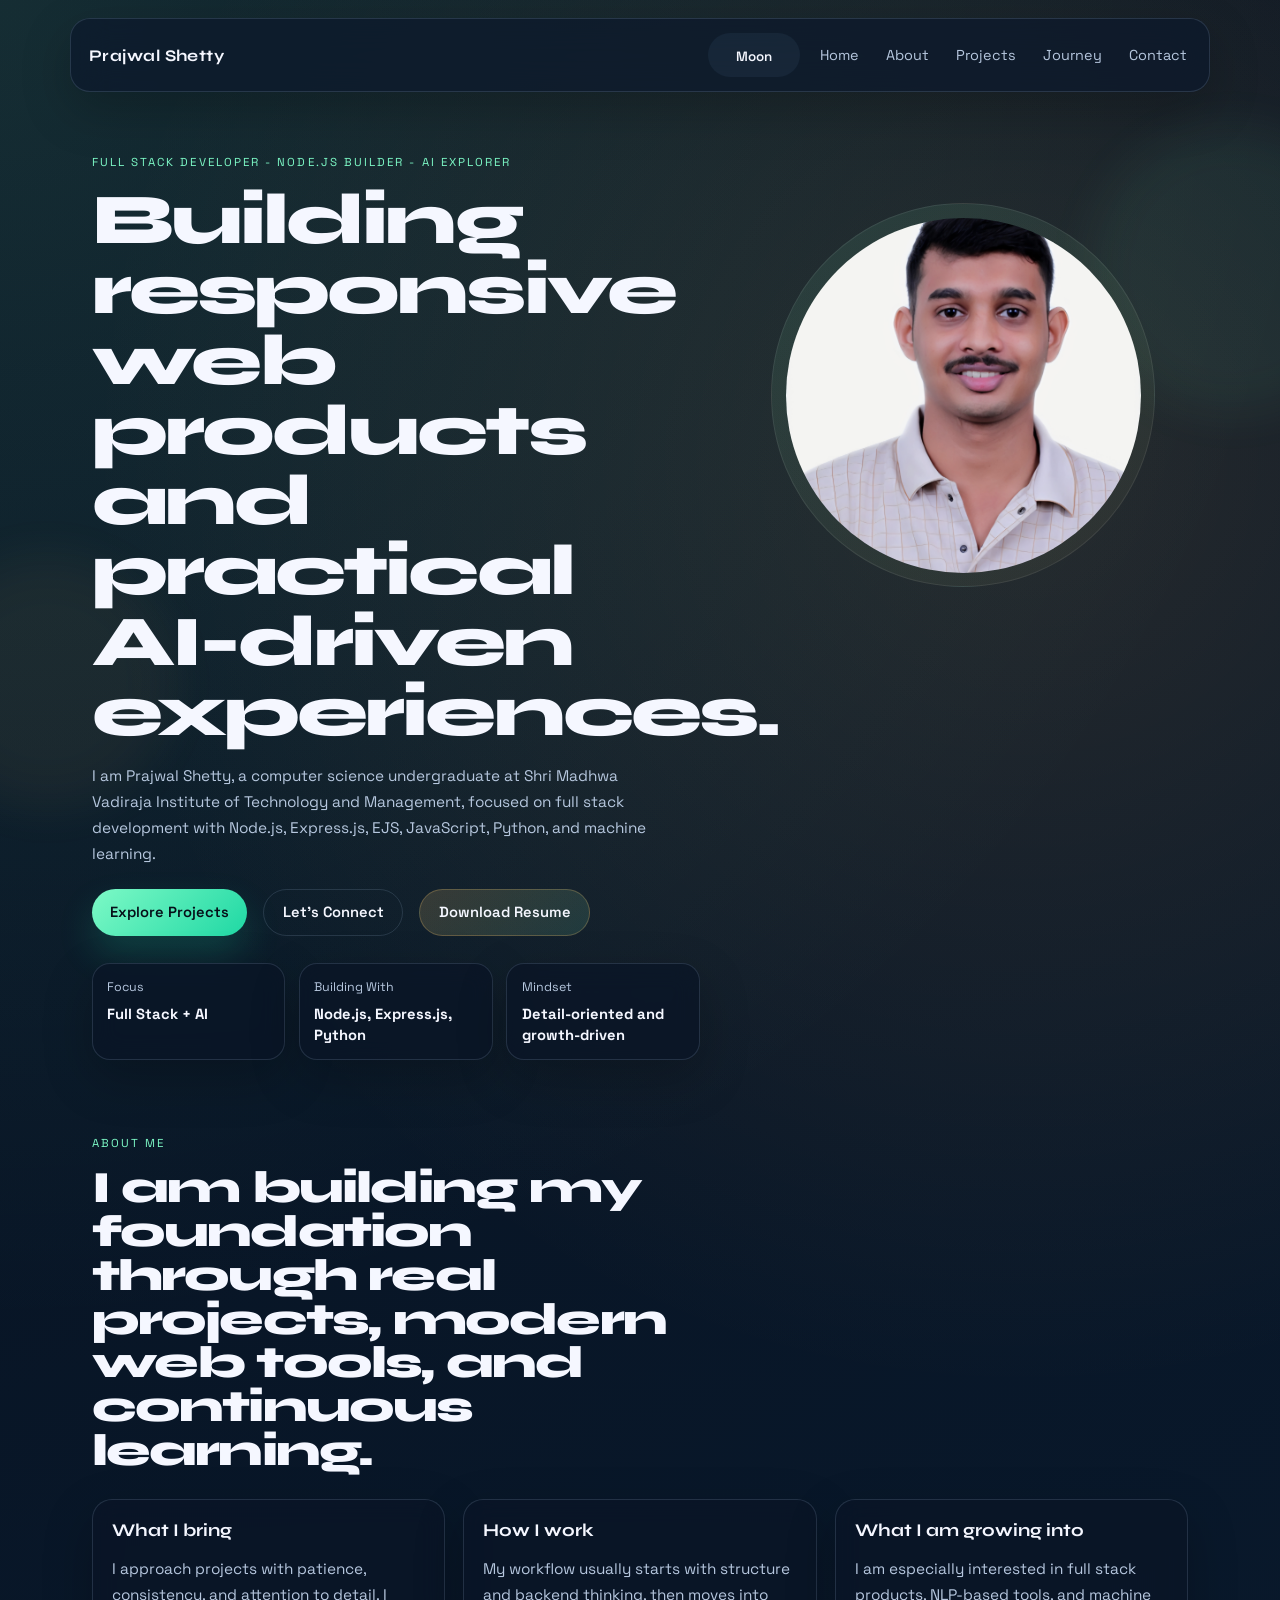
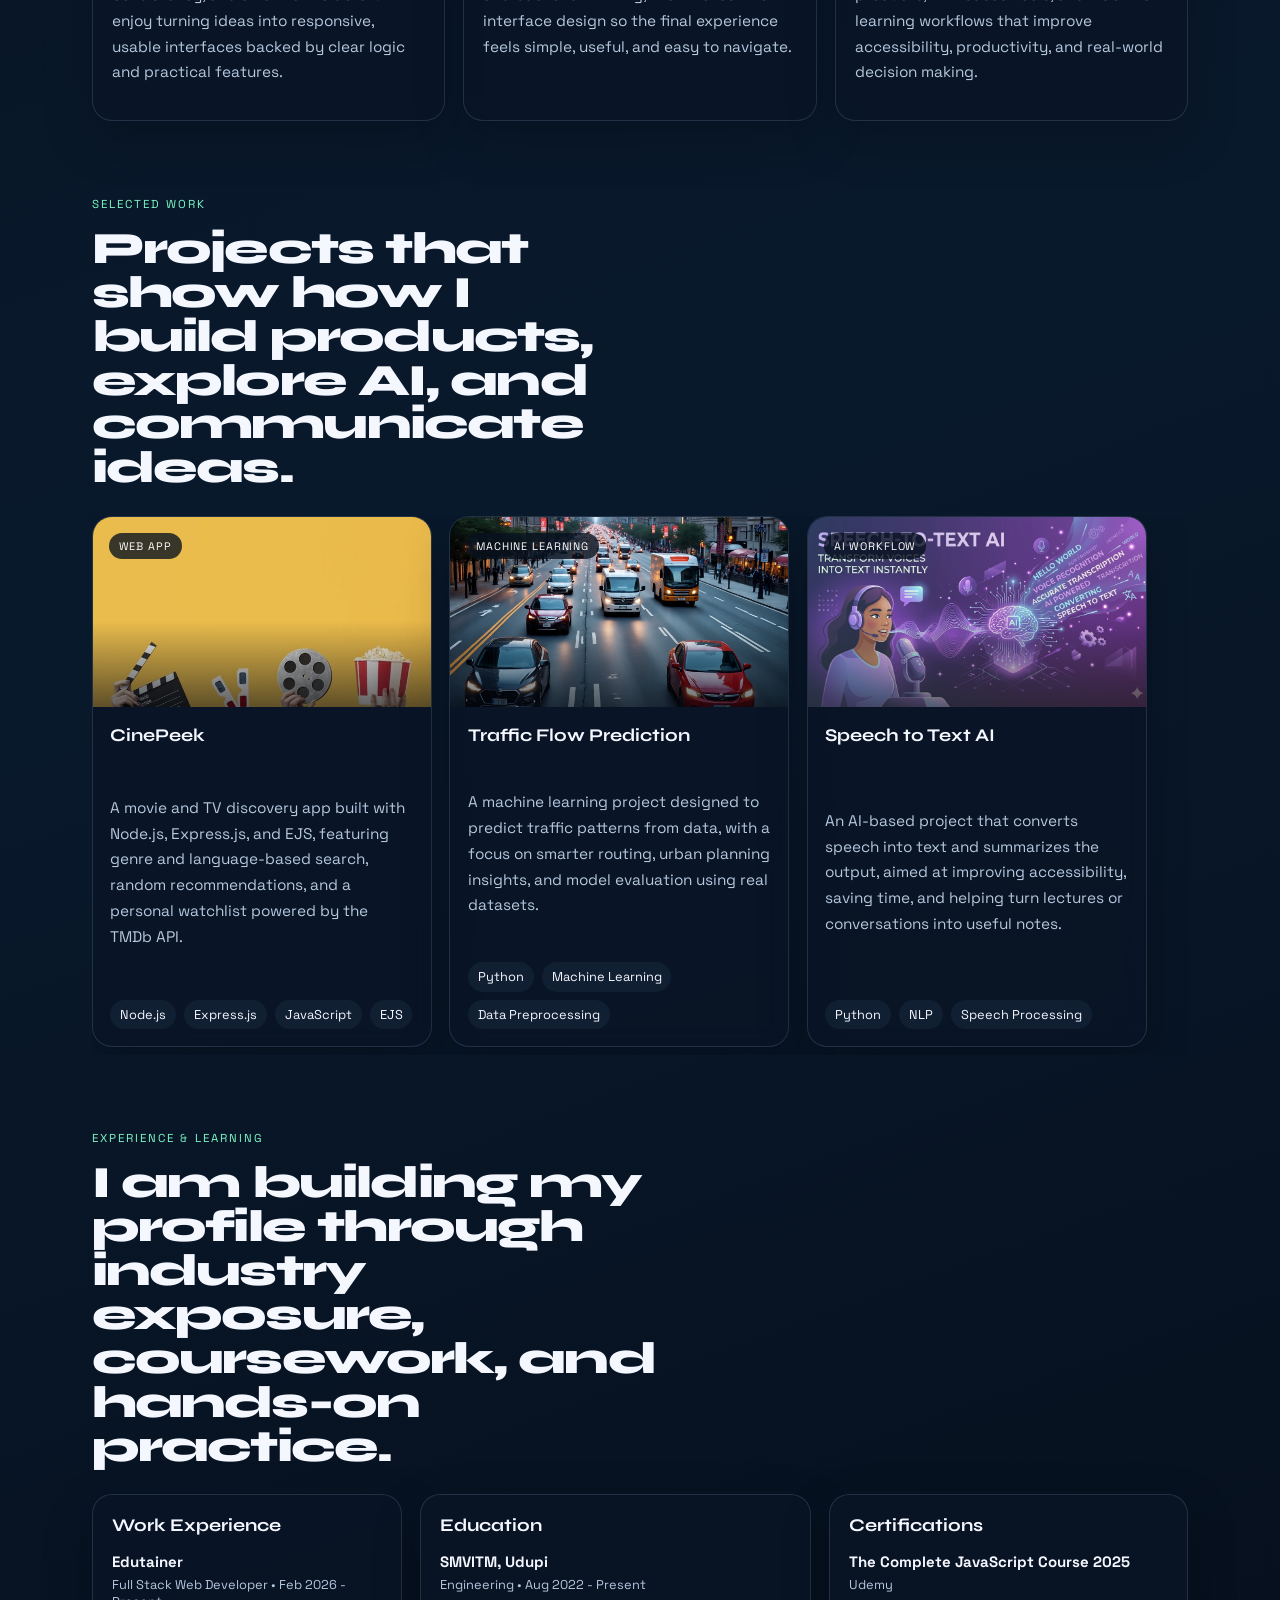
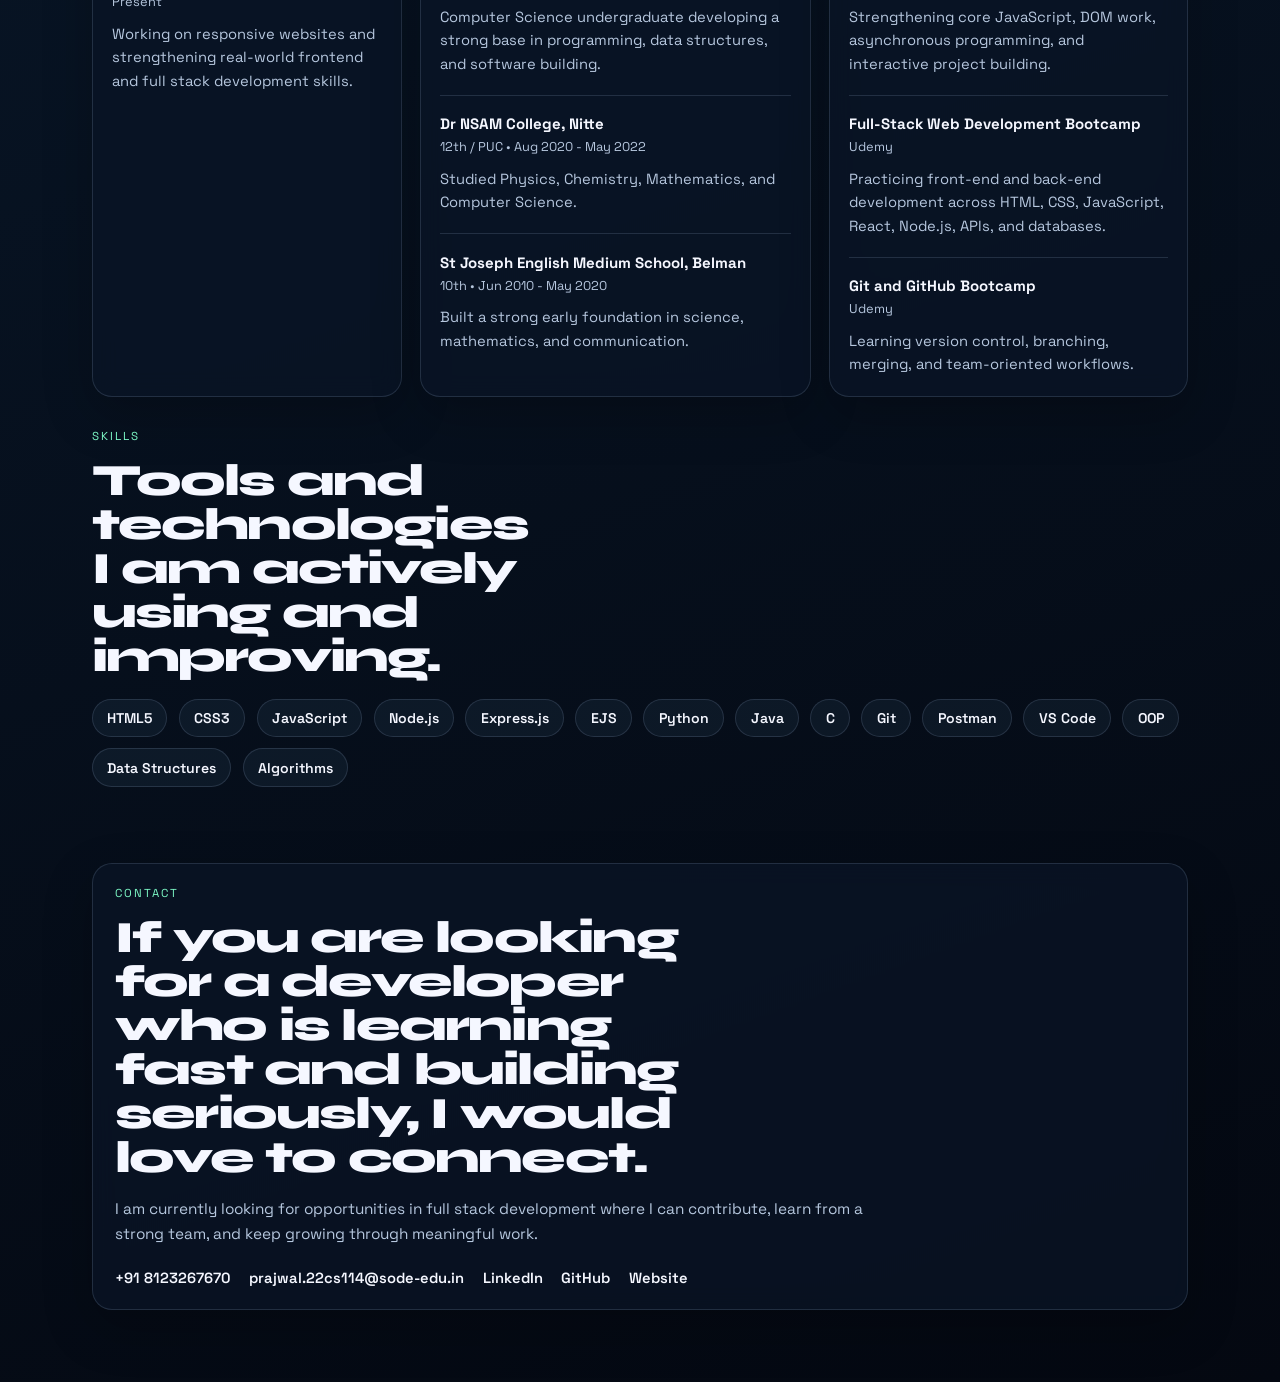
<file: index.html>
<!DOCTYPE html>
<html lang="en">

<head>
    <meta charset="UTF-8">
    <meta name="viewport" content="width=device-width, initial-scale=1.0">
    <title>Prajwal Shetty | Portfolio</title>
    <meta name="description"
        content="Portfolio of Prajwal Shetty, a full stack developer focused on backend systems, machine learning experiments, and AI-driven products.">
    <link rel="preconnect" href="https://fonts.googleapis.com">
    <link rel="preconnect" href="https://fonts.gstatic.com" crossorigin>
    <link
        href="https://fonts.googleapis.com/css2?family=Space+Grotesk:wght@400;500;700&family=Syne:wght@600;700;800&display=swap"
        rel="stylesheet">
    <link rel="stylesheet" href="style.css">
</head>

<body>
    <a class="skip-link" href="#main-content">Skip to content</a>
    <div class="page-shell">
        <div class="ambient ambient-one"></div>
        <div class="ambient ambient-two"></div>

        <header class="site-header">
            <nav class="navbar">
                <a class="logo" href="#hero">Prajwal Shetty</a>

                <div class="nav-actions">
                    <button id="theme-toggle" class="theme-toggle" type="button" aria-label="Toggle theme">
                        <span class="theme-icon" aria-hidden="true">Moon</span>
                    </button>

                    <button id="menu-toggle" class="menu-toggle" type="button" aria-label="Open navigation" aria-expanded="false" aria-controls="nav-panel">
                        <span></span>
                        <span></span>
                    </button>
                </div>

                <div id="nav-panel" class="nav-panel">
                    <ul class="nav-links">
                        <li><a href="#hero">Home</a></li>
                        <li><a href="#about">About</a></li>
                        <li><a href="#projects">Projects</a></li>
                        <li><a href="#journey">Journey</a></li>
                        <li><a href="#contact">Contact</a></li>
                    </ul>
                </div>
            </nav>
        </header>

        <main id="main-content">
            <section id="hero" class="hero">
                <div class="hero-copy reveal">
                    <p class="eyebrow">Full Stack Developer - Node.js Builder - AI Explorer</p>
                    <h1>Building responsive web products and practical AI-driven experiences.</h1>
                    <p class="hero-lead">
                        I am Prajwal Shetty, a computer science undergraduate at Shri Madhwa Vadiraja Institute of
                        Technology and Management, focused on full stack development with Node.js, Express.js, EJS,
                        JavaScript, Python, and machine learning.
                    </p>

                    <div class="hero-actions">
                        <a class="btn btn-primary" href="#projects">Explore Projects</a>
                        <a class="btn btn-secondary" href="#contact">Let's Connect</a>
                        <a class="btn btn-resume" href="./Prajwal-Shetty-Resume.pdf" download="Prajwal-Shetty-Resume.pdf">Download Resume</a>
                    </div>

                    <div class="hero-metrics">
                        <article>
                            <span>Focus</span>
                            <strong>Full Stack + AI</strong>
                        </article>
                        <article>
                            <span>Building With</span>
                            <strong>Node.js, Express.js, Python</strong>
                        </article>
                        <article>
                            <span>Mindset</span>
                            <strong>Detail-oriented and growth-driven</strong>
                        </article>
                    </div>
                </div>

                <div class="hero-visual reveal reveal-delay">
                    <div class="portrait-card">
                        <div class="portrait-glow"></div>
                        <img src="./assets/images/PRAJWAL.jpg" alt="Portrait of Prajwal Shetty" class="profile-pic">
                    </div>
                </div>
            </section>

            <section id="about" class="about section">
                <div class="section-heading reveal">
                    <p class="eyebrow">About Me</p>
                    <h2>I am building my foundation through real projects, modern web tools, and continuous learning.</h2>
                </div>

                <div class="about-grid">
                    <article class="about-card reveal">
                        <h3>What I bring</h3>
                        <p>
                            I approach projects with patience, consistency, and attention to detail. I enjoy turning
                            ideas into responsive, usable interfaces backed by clear logic and practical features.
                        </p>
                    </article>

                    <article class="about-card reveal reveal-delay">
                        <h3>How I work</h3>
                        <p>
                            My workflow usually starts with structure and backend thinking, then moves into interface
                            design so the final experience feels simple, useful, and easy to navigate.
                        </p>
                    </article>

                    <article class="about-card reveal reveal-delay-2">
                        <h3>What I am growing into</h3>
                        <p>
                            I am especially interested in full stack products, NLP-based tools, and machine learning
                            workflows that improve accessibility, productivity, and real-world decision making.
                        </p>
                    </article>
                </div>
            </section>

            <section id="projects" class="projects section">
                <div class="section-heading reveal">
                    <p class="eyebrow">Selected Work</p>
                    <h2>Projects that show how I build products, explore AI, and communicate ideas.</h2>
                </div>

                <div class="project-grid">
                    <a class="project-card reveal" href="./projects/cinepeek.html">
                        <div class="project-image-wrap">
                            <img src="./assets/images/CinePeek.jpg" alt="Preview of CinePeek project"
                                class="project-img">
                            <span class="project-tag">Web App</span>
                        </div>
                        <div class="project-body">
                            <h3>CinePeek</h3>
                            <p>
                                A movie and TV discovery app built with Node.js, Express.js, and EJS, featuring genre
                                and language-based search, random recommendations, and a personal watchlist powered by
                                the TMDb API.
                            </p>
                            <ul class="project-stack">
                                <li>Node.js</li>
                                <li>Express.js</li>
                                <li>JavaScript</li>
                                <li>EJS</li>
                            </ul>
                        </div>
                    </a>

                    <a class="project-card reveal reveal-delay" href="./projects/traffic-flow-prediction.html">
                        <div class="project-image-wrap">
                            <img src="./assets/images/Traffic.jpeg"
                                alt="Visualization for traffic flow prediction project" class="project-img">
                            <span class="project-tag">Machine Learning</span>
                        </div>
                        <div class="project-body">
                            <h3>Traffic Flow Prediction</h3>
                            <p>
                                A machine learning project designed to predict traffic patterns from data, with a focus
                                on smarter routing, urban planning insights, and model evaluation using real datasets.
                            </p>
                            <ul class="project-stack">
                                <li>Python</li>
                                <li>Machine Learning</li>
                                <li>Data Preprocessing</li>
                            </ul>
                        </div>
                    </a>

                    <a class="project-card reveal reveal-delay-2" href="./projects/speech-to-text-ai.html">
                        <div class="project-image-wrap project-image-accent">
                            <img src="./assets/images/SpeechToText.jpg"
                                alt="Creative placeholder artwork for speech to text concept" class="project-img">
                            <span class="project-tag">AI Workflow</span>
                        </div>
                        <div class="project-body">
                            <h3>Speech to Text AI</h3>
                            <p>
                                An AI-based project that converts speech into text and summarizes the output, aimed at
                                improving accessibility, saving time, and helping turn lectures or conversations into
                                useful notes.
                            </p>
                            <ul class="project-stack">
                                <li>Python</li>
                                <li>NLP</li>
                                <li>Speech Processing</li>
                            </ul>
                        </div>
                    </a>

                    <a class="project-card reveal" href="./projects/declining-art-of-puppetry.html">
                        <div class="project-image-wrap">
                            <img src="./assets/images/DecliningArtOfPuppetry.jpeg" alt="Placeholder visual for The Declining Art of Puppetry project"
                                class="project-img">
                            <span class="project-tag">Research Project</span>
                        </div>
                        <div class="project-body">
                            <h3>The Declining Art of Puppetry</h3>
                            <p>
                                A research and documentation project exploring the cultural significance of traditional
                                puppetry, the reasons for its decline, and ways preservation can be supported through
                                awareness, modernization, and digital media.
                            </p>
                            <ul class="project-stack">
                                <li>Research</li>
                                <li>Documentation</li>
                                <li>Storytelling</li>
                            </ul>
                        </div>
                    </a>
                </div>
            </section>

            <section id="journey" class="section">
                <div class="section-heading reveal">
                    <p class="eyebrow">Experience & Learning</p>
                    <h2>I am building my profile through industry exposure, coursework, and hands-on practice.</h2>
                </div>

                <div class="journey-grid">
                    <article class="info-card reveal">
                        <h3>Work Experience</h3>
                        <div class="info-item">
                            <div class="info-meta">
                                <strong>Edutainer</strong>
                                <span>Full Stack Web Developer • Feb 2026 - Present</span>
                            </div>
                            <p>Working on responsive websites and strengthening real-world frontend and full stack development skills.</p>
                        </div>
                    </article>

                    <article class="info-card reveal reveal-delay">
                        <h3>Education</h3>
                        <div class="info-item">
                            <div class="info-meta">
                                <strong>SMVITM, Udupi</strong>
                                <span>Engineering • Aug 2022 - Present</span>
                            </div>
                            <p>Computer Science undergraduate developing a strong base in programming, data structures, and software building.</p>
                        </div>
                        <div class="info-item">
                            <div class="info-meta">
                                <strong>Dr NSAM College, Nitte</strong>
                                <span>12th / PUC • Aug 2020 - May 2022</span>
                            </div>
                            <p>Studied Physics, Chemistry, Mathematics, and Computer Science.</p>
                        </div>
                        <div class="info-item">
                            <div class="info-meta">
                                <strong>St Joseph English Medium School, Belman</strong>
                                <span>10th • Jun 2010 - May 2020</span>
                            </div>
                            <p>Built a strong early foundation in science, mathematics, and communication.</p>
                        </div>
                    </article>

                    <article class="info-card reveal reveal-delay-2">
                        <h3>Certifications</h3>
                        <div class="info-item">
                            <div class="info-meta">
                                <strong>The Complete JavaScript Course 2025</strong>
                                <span>Udemy</span>
                            </div>
                            <p>Strengthening core JavaScript, DOM work, asynchronous programming, and interactive project building.</p>
                        </div>
                        <div class="info-item">
                            <div class="info-meta">
                                <strong>Full-Stack Web Development Bootcamp</strong>
                                <span>Udemy</span>
                            </div>
                            <p>Practicing front-end and back-end development across HTML, CSS, JavaScript, React, Node.js, APIs, and databases.</p>
                        </div>
                        <div class="info-item">
                            <div class="info-meta">
                                <strong>Git and GitHub Bootcamp</strong>
                                <span>Udemy</span>
                            </div>
                            <p>Learning version control, branching, merging, and team-oriented workflows.</p>
                        </div>
                    </article>
                </div>

                <div class="section-heading reveal section-heading-compact">
                    <p class="eyebrow">Skills</p>
                    <h2>Tools and technologies I am actively using and improving.</h2>
                </div>

                <div class="skills-cloud reveal">
                    <span>HTML5</span>
                    <span>CSS3</span>
                    <span>JavaScript</span>
                    <span>Node.js</span>
                    <span>Express.js</span>
                    <span>EJS</span>
                    <span>Python</span>
                    <span>Java</span>
                    <span>C</span>
                    <span>Git</span>
                    <span>Postman</span>
                    <span>VS Code</span>
                    <span>OOP</span>
                    <span>Data Structures</span>
                    <span>Algorithms</span>
                </div>
            </section>

            <section id="contact" class="contact section">
                <div class="contact-shell reveal">
                    <div class="section-heading">
                        <p class="eyebrow">Contact</p>
                        <h2>If you are looking for a developer who is learning fast and building seriously, I would love to connect.</h2>
                    </div>

                    <p class="contact-copy">
                        I am currently looking for opportunities in full stack development where I can contribute,
                        learn from a strong team, and keep growing through meaningful work.
                    </p>

                    <div class="contact-list">
                        <a href="tel:+918123267670">+91 8123267670</a>
                        <a href="mailto:prajwal.22cs114@sode-edu.in">prajwal.22cs114@sode-edu.in</a>
                        <a href="https://www.linkedin.com/in/prajwal-shetty-4499332a7">LinkedIn</a>
                        <a href="https://github.com/PrajwalShetty-114">GitHub</a>
                        <a href="#">Website</a>
                    </div>
                </div>
            </section>
        </main>
    </div>

    <script src="script.js"></script>
</body>

</html>
</file>
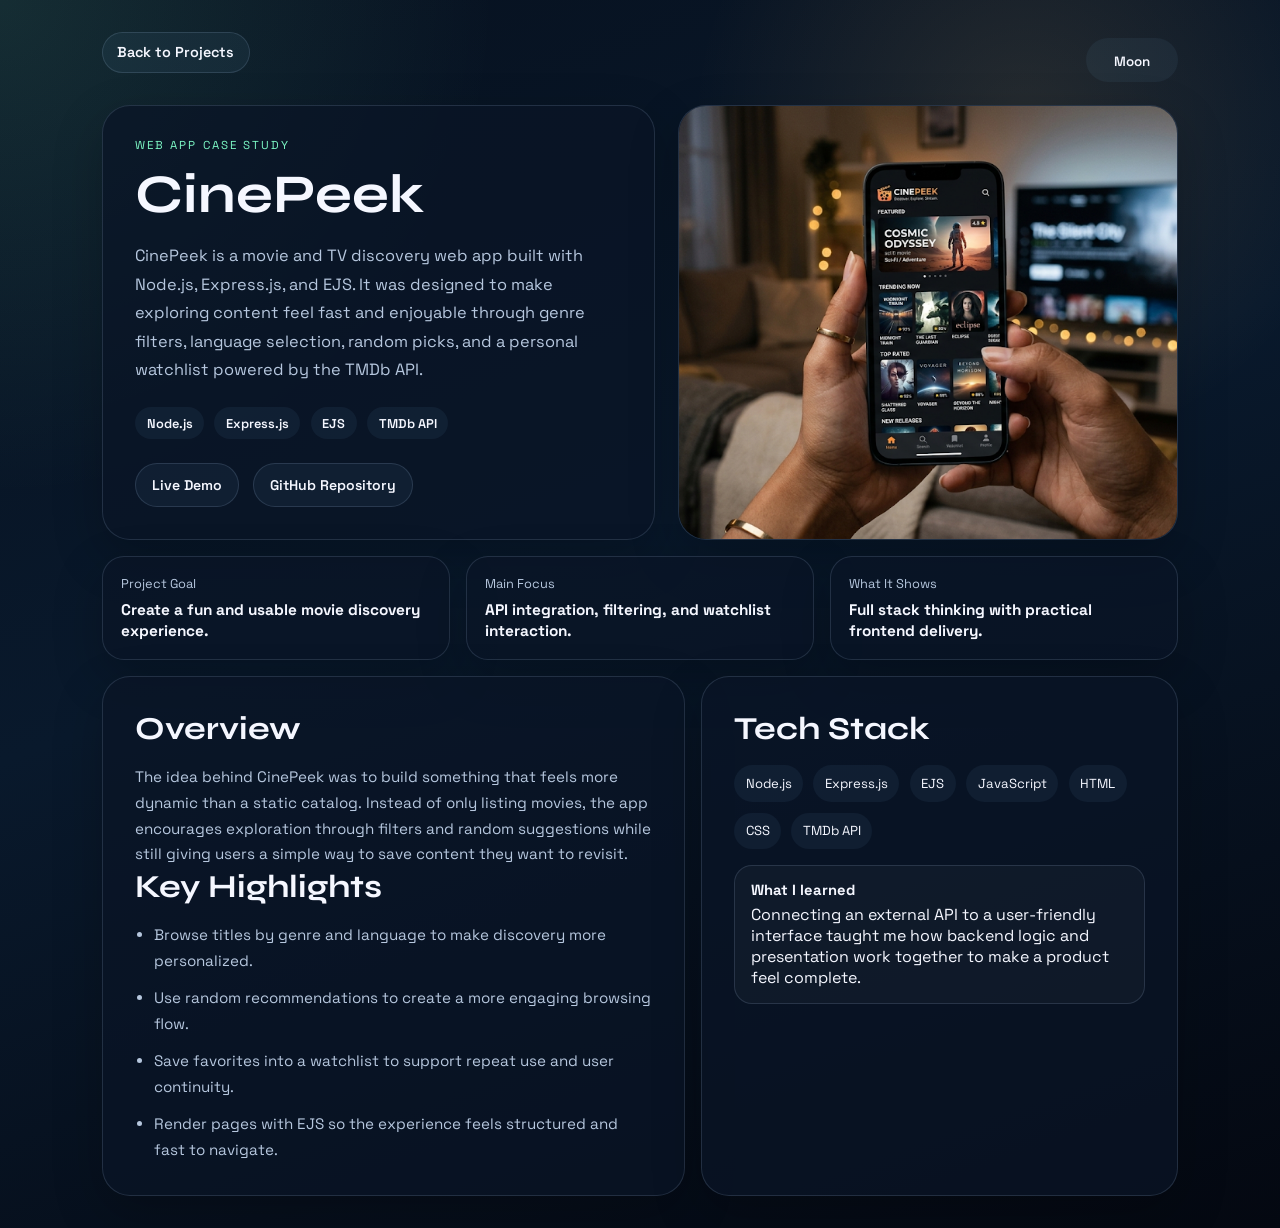
<file: projects/cinepeek.html>
<!DOCTYPE html>
<html lang="en">
<head>
    <meta charset="UTF-8">
    <meta name="viewport" content="width=device-width, initial-scale=1.0">
    <title>CinePeek | Project Detail</title>
    <script>
        if (localStorage.getItem("theme") === "light") {
            document.documentElement.classList.add("light");
        }
    </script>
    <link rel="preconnect" href="https://fonts.googleapis.com">
    <link rel="preconnect" href="https://fonts.gstatic.com" crossorigin>
    <link
        href="https://fonts.googleapis.com/css2?family=Space+Grotesk:wght@400;500;700&family=Syne:wght@600;700;800&display=swap"
        rel="stylesheet">
    <link rel="stylesheet" href="../style.css">
</head>
<body class="">
    <main class="project-page">
        <div class="project-page-shell">
            <div class="project-page-topbar">
                <a class="project-back" href="../index.html#projects">Back to Projects</a>
                <button id="page-theme-toggle" class="theme-toggle" type="button" aria-label="Toggle theme">
                    <span class="theme-icon" aria-hidden="true">Moon</span>
                </button>
            </div>

            <section class="project-hero">
                <div class="project-hero-copy">
                    <p class="eyebrow">Web App Case Study</p>
                    <h1>CinePeek</h1>
                    <p class="project-page-copy">
                        CinePeek is a movie and TV discovery web app built with Node.js, Express.js, and EJS. It was
                        designed to make exploring content feel fast and enjoyable through genre filters, language
                        selection, random picks, and a personal watchlist powered by the TMDb API.
                    </p>

                    <div class="project-meta">
                        <span>Node.js</span>
                        <span>Express.js</span>
                        <span>EJS</span>
                        <span>TMDb API</span>
                    </div>

                    <div class="project-links-row">
                        <a href="https://cinepeek.onrender.com/">Live Demo</a>
                        <a href="https://github.com/PrajwalShetty-114/CinePeek.git">GitHub Repository</a>
                    </div>
                </div>

                <div class="project-hero-media">
                    <img src="../assets/images/Cinepeek.png" alt="CinePeek project preview">
                </div>
            </section>

            <section class="project-summary-grid">
                <article class="project-summary-card">
                    <span>Project Goal</span>
                    <strong>Create a fun and usable movie discovery experience.</strong>
                </article>
                <article class="project-summary-card">
                    <span>Main Focus</span>
                    <strong>API integration, filtering, and watchlist interaction.</strong>
                </article>
                <article class="project-summary-card">
                    <span>What It Shows</span>
                    <strong>Full stack thinking with practical frontend delivery.</strong>
                </article>
            </section>

            <section class="project-detail-grid">
                <article class="project-section">
                    <h2>Overview</h2>
                    <p>
                        The idea behind CinePeek was to build something that feels more dynamic than a static catalog.
                        Instead of only listing movies, the app encourages exploration through filters and random
                        suggestions while still giving users a simple way to save content they want to revisit.
                    </p>

                    <h2>Key Highlights</h2>
                    <ul class="project-list">
                        <li>Browse titles by genre and language to make discovery more personalized.</li>
                        <li>Use random recommendations to create a more engaging browsing flow.</li>
                        <li>Save favorites into a watchlist to support repeat use and user continuity.</li>
                        <li>Render pages with EJS so the experience feels structured and fast to navigate.</li>
                    </ul>
                </article>

                <article class="project-section">
                    <h2>Tech Stack</h2>
                    <ul class="project-pill-list">
                        <li>Node.js</li>
                        <li>Express.js</li>
                        <li>EJS</li>
                        <li>JavaScript</li>
                        <li>HTML</li>
                        <li>CSS</li>
                        <li>TMDb API</li>
                    </ul>

                    <div class="project-note">
                        <strong>What I learned</strong>
                        Connecting an external API to a user-friendly interface taught me how backend logic and
                        presentation work together to make a product feel complete.
                    </div>
                </article>
            </section>
        </div>
    </main>
    <script>
        if (document.documentElement.classList.contains("light")) {
            document.body.classList.add("light");
        }
        const pageToggleBtn = document.getElementById("page-theme-toggle");
        const pageThemeIcon = pageToggleBtn.querySelector(".theme-icon");
        const syncPageTheme = () => {
            const isLight = document.body.classList.contains("light");
            pageThemeIcon.textContent = isLight ? "Sun" : "Moon";
            pageToggleBtn.setAttribute("aria-pressed", String(isLight));
        };
        syncPageTheme();
        pageToggleBtn.addEventListener("click", () => {
            document.body.classList.toggle("light");
            localStorage.setItem("theme", document.body.classList.contains("light") ? "light" : "dark");
            syncPageTheme();
        });
    </script>
</body>
</html>
</file>
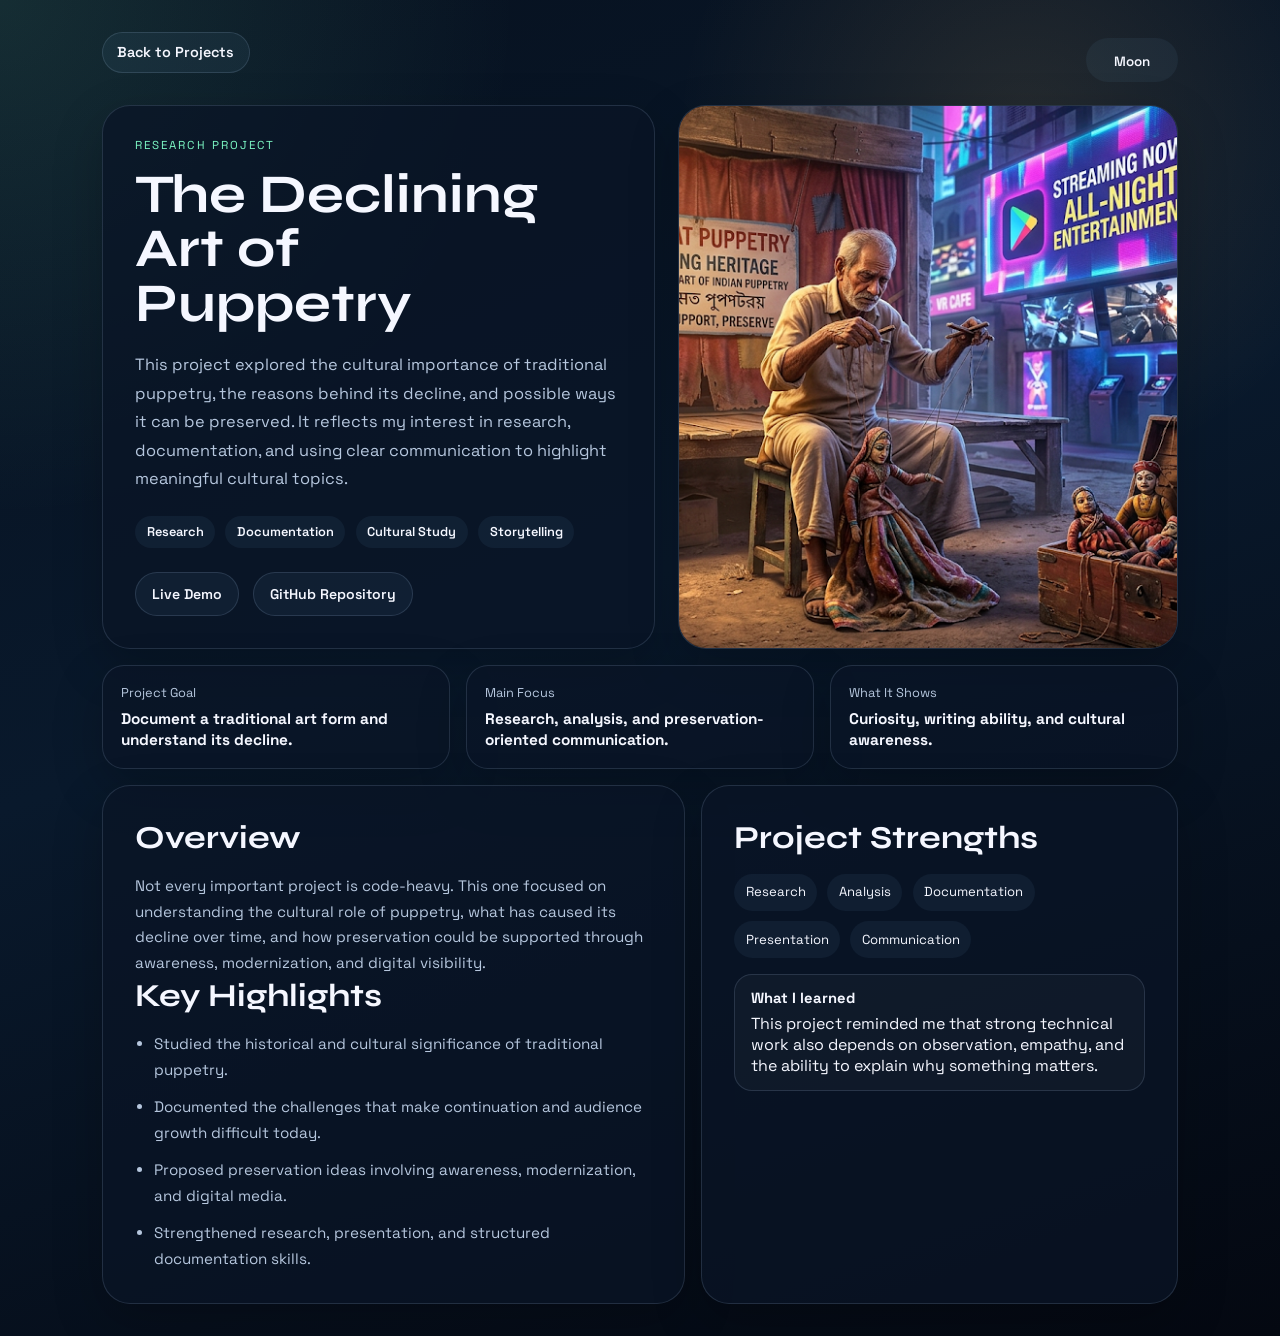
<file: projects/declining-art-of-puppetry.html>
<!DOCTYPE html>
<html lang="en">
<head>
    <meta charset="UTF-8">
    <meta name="viewport" content="width=device-width, initial-scale=1.0">
    <title>The Declining Art of Puppetry | Project Detail</title>
    <script>
        if (localStorage.getItem("theme") === "light") {
            document.documentElement.classList.add("light");
        }
    </script>
    <link rel="preconnect" href="https://fonts.googleapis.com">
    <link rel="preconnect" href="https://fonts.gstatic.com" crossorigin>
    <link
        href="https://fonts.googleapis.com/css2?family=Space+Grotesk:wght@400;500;700&family=Syne:wght@600;700;800&display=swap"
        rel="stylesheet">
    <link rel="stylesheet" href="../style.css">
</head>
<body class="">
    <main class="project-page">
        <div class="project-page-shell">
            <div class="project-page-topbar">
                <a class="project-back" href="../index.html#projects">Back to Projects</a>
                <button id="page-theme-toggle" class="theme-toggle" type="button" aria-label="Toggle theme">
                    <span class="theme-icon" aria-hidden="true">Moon</span>
                </button>
            </div>

            <section class="project-hero">
                <div class="project-hero-copy">
                    <p class="eyebrow">Research Project</p>
                    <h1>The Declining Art of Puppetry</h1>
                    <p class="project-page-copy">
                        This project explored the cultural importance of traditional puppetry, the reasons behind its
                        decline, and possible ways it can be preserved. It reflects my interest in research,
                        documentation, and using clear communication to highlight meaningful cultural topics.
                    </p>

                    <div class="project-meta">
                        <span>Research</span>
                        <span>Documentation</span>
                        <span>Cultural Study</span>
                        <span>Storytelling</span>
                    </div>

                    <div class="project-links-row">
                        <a href="https://prajwalshetty-114.github.io/Puppetries/">Live Demo</a>
                        <a href="https://github.com/PrajwalShetty-114/Puppetries.git">GitHub Repository</a>
                    </div>
                </div>

                <div class="project-hero-media">
                    <img src="../assets/images/Puppetry.png" alt="Declining Art of Puppetry project preview">
                </div>
            </section>

            <section class="project-summary-grid">
                <article class="project-summary-card">
                    <span>Project Goal</span>
                    <strong>Document a traditional art form and understand its decline.</strong>
                </article>
                <article class="project-summary-card">
                    <span>Main Focus</span>
                    <strong>Research, analysis, and preservation-oriented communication.</strong>
                </article>
                <article class="project-summary-card">
                    <span>What It Shows</span>
                    <strong>Curiosity, writing ability, and cultural awareness.</strong>
                </article>
            </section>

            <section class="project-detail-grid">
                <article class="project-section">
                    <h2>Overview</h2>
                    <p>
                        Not every important project is code-heavy. This one focused on understanding the cultural role
                        of puppetry, what has caused its decline over time, and how preservation could be supported
                        through awareness, modernization, and digital visibility.
                    </p>

                    <h2>Key Highlights</h2>
                    <ul class="project-list">
                        <li>Studied the historical and cultural significance of traditional puppetry.</li>
                        <li>Documented the challenges that make continuation and audience growth difficult today.</li>
                        <li>Proposed preservation ideas involving awareness, modernization, and digital media.</li>
                        <li>Strengthened research, presentation, and structured documentation skills.</li>
                    </ul>
                </article>

                <article class="project-section">
                    <h2>Project Strengths</h2>
                    <ul class="project-pill-list">
                        <li>Research</li>
                        <li>Analysis</li>
                        <li>Documentation</li>
                        <li>Presentation</li>
                        <li>Communication</li>
                    </ul>

                    <div class="project-note">
                        <strong>What I learned</strong>
                        This project reminded me that strong technical work also depends on observation, empathy, and
                        the ability to explain why something matters.
                    </div>
                </article>
            </section>
        </div>
    </main>
    <script>
        if (document.documentElement.classList.contains("light")) {
            document.body.classList.add("light");
        }
        const pageToggleBtn = document.getElementById("page-theme-toggle");
        const pageThemeIcon = pageToggleBtn.querySelector(".theme-icon");
        const syncPageTheme = () => {
            const isLight = document.body.classList.contains("light");
            pageThemeIcon.textContent = isLight ? "Sun" : "Moon";
            pageToggleBtn.setAttribute("aria-pressed", String(isLight));
        };
        syncPageTheme();
        pageToggleBtn.addEventListener("click", () => {
            document.body.classList.toggle("light");
            localStorage.setItem("theme", document.body.classList.contains("light") ? "light" : "dark");
            syncPageTheme();
        });
    </script>
</body>
</html>
</file>
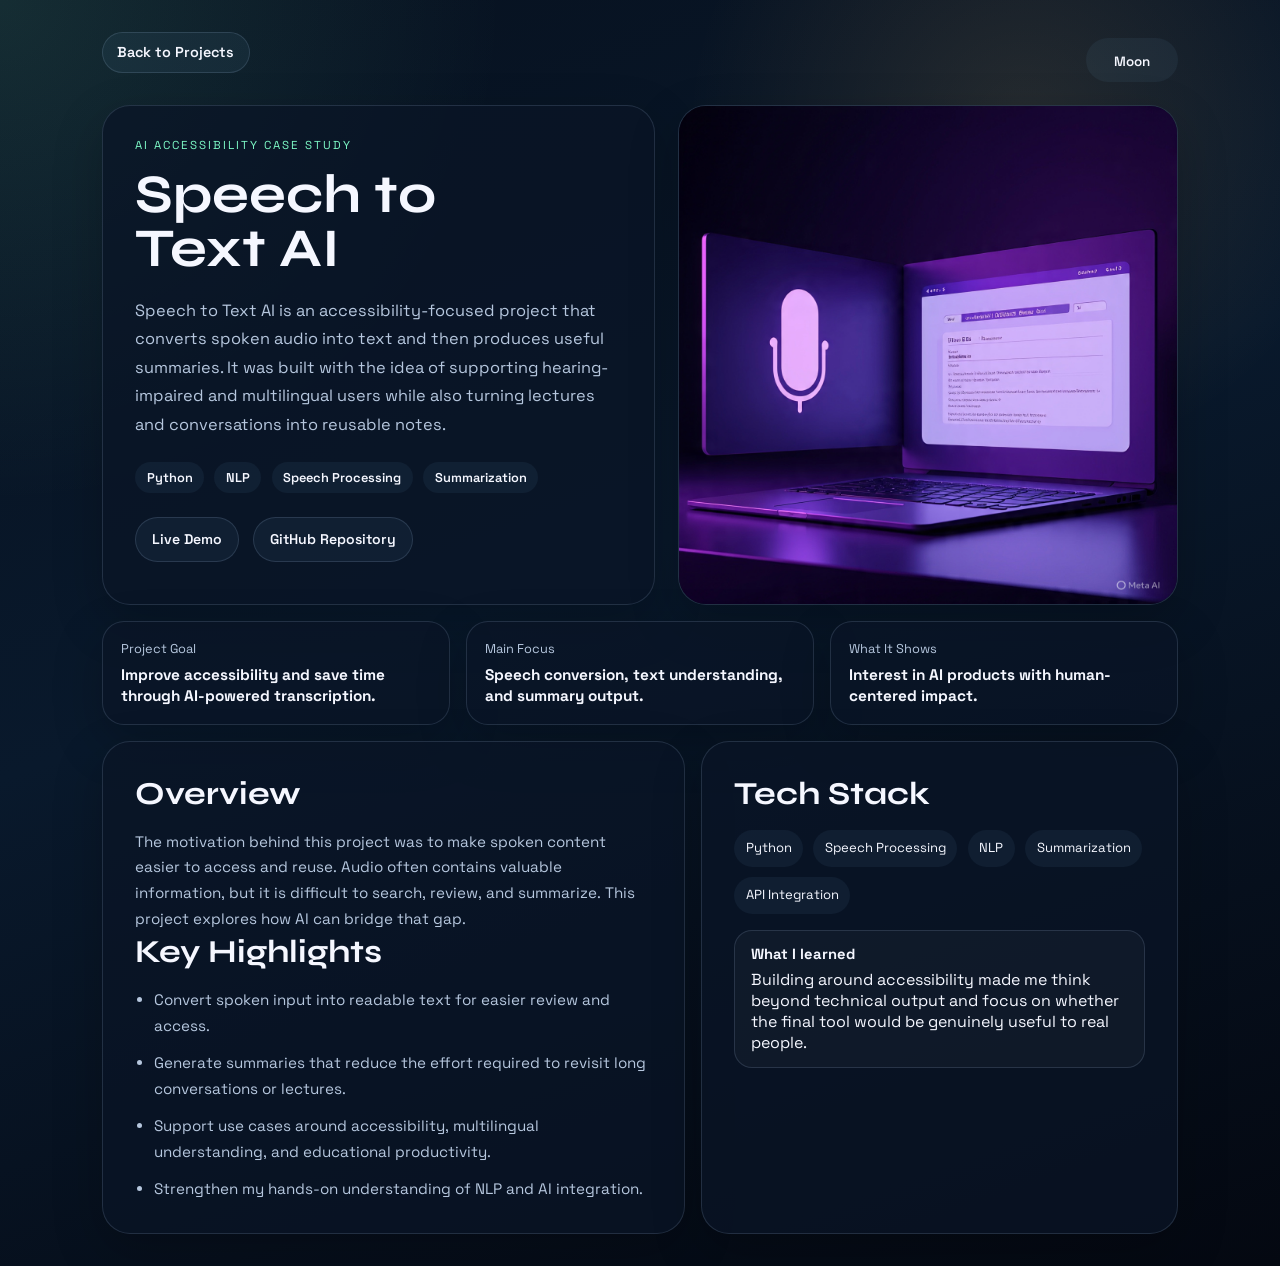
<file: projects/speech-to-text-ai.html>
<!DOCTYPE html>
<html lang="en">
<head>
    <meta charset="UTF-8">
    <meta name="viewport" content="width=device-width, initial-scale=1.0">
    <title>Speech to Text AI | Project Detail</title>
    <script>
        if (localStorage.getItem("theme") === "light") {
            document.documentElement.classList.add("light");
        }
    </script>
    <link rel="preconnect" href="https://fonts.googleapis.com">
    <link rel="preconnect" href="https://fonts.gstatic.com" crossorigin>
    <link
        href="https://fonts.googleapis.com/css2?family=Space+Grotesk:wght@400;500;700&family=Syne:wght@600;700;800&display=swap"
        rel="stylesheet">
    <link rel="stylesheet" href="../style.css">
</head>
<body class="">
    <main class="project-page">
        <div class="project-page-shell">
            <div class="project-page-topbar">
                <a class="project-back" href="../index.html#projects">Back to Projects</a>
                <button id="page-theme-toggle" class="theme-toggle" type="button" aria-label="Toggle theme">
                    <span class="theme-icon" aria-hidden="true">Moon</span>
                </button>
            </div>

            <section class="project-hero">
                <div class="project-hero-copy">
                    <p class="eyebrow">AI Accessibility Case Study</p>
                    <h1>Speech to Text AI</h1>
                    <p class="project-page-copy">
                        Speech to Text AI is an accessibility-focused project that converts spoken audio into text and
                        then produces useful summaries. It was built with the idea of supporting hearing-impaired and
                        multilingual users while also turning lectures and conversations into reusable notes.
                    </p>

                    <div class="project-meta">
                        <span>Python</span>
                        <span>NLP</span>
                        <span>Speech Processing</span>
                        <span>Summarization</span>
                    </div>

                    <div class="project-links-row">
                        <a href="https://speech-to-text-studio.onrender.com/">Live Demo</a>
                        <a href="https://github.com/PrajwalShetty-114/Mini_Project_Final">GitHub Repository</a>
                    </div>
                </div>

                <div class="project-hero-media">
                    <img src="../assets/images/Speech.jpeg" alt="Speech to Text AI project preview">
                </div>
            </section>

            <section class="project-summary-grid">
                <article class="project-summary-card">
                    <span>Project Goal</span>
                    <strong>Improve accessibility and save time through AI-powered transcription.</strong>
                </article>
                <article class="project-summary-card">
                    <span>Main Focus</span>
                    <strong>Speech conversion, text understanding, and summary output.</strong>
                </article>
                <article class="project-summary-card">
                    <span>What It Shows</span>
                    <strong>Interest in AI products with human-centered impact.</strong>
                </article>
            </section>

            <section class="project-detail-grid">
                <article class="project-section">
                    <h2>Overview</h2>
                    <p>
                        The motivation behind this project was to make spoken content easier to access and reuse. Audio
                        often contains valuable information, but it is difficult to search, review, and summarize. This
                        project explores how AI can bridge that gap.
                    </p>

                    <h2>Key Highlights</h2>
                    <ul class="project-list">
                        <li>Convert spoken input into readable text for easier review and access.</li>
                        <li>Generate summaries that reduce the effort required to revisit long conversations or lectures.</li>
                        <li>Support use cases around accessibility, multilingual understanding, and educational productivity.</li>
                        <li>Strengthen my hands-on understanding of NLP and AI integration.</li>
                    </ul>
                </article>

                <article class="project-section">
                    <h2>Tech Stack</h2>
                    <ul class="project-pill-list">
                        <li>Python</li>
                        <li>Speech Processing</li>
                        <li>NLP</li>
                        <li>Summarization</li>
                        <li>API Integration</li>
                    </ul>

                    <div class="project-note">
                        <strong>What I learned</strong>
                        Building around accessibility made me think beyond technical output and focus on whether the
                        final tool would be genuinely useful to real people.
                    </div>
                </article>
            </section>
        </div>
    </main>
    <script>
        if (document.documentElement.classList.contains("light")) {
            document.body.classList.add("light");
        }
        const pageToggleBtn = document.getElementById("page-theme-toggle");
        const pageThemeIcon = pageToggleBtn.querySelector(".theme-icon");
        const syncPageTheme = () => {
            const isLight = document.body.classList.contains("light");
            pageThemeIcon.textContent = isLight ? "Sun" : "Moon";
            pageToggleBtn.setAttribute("aria-pressed", String(isLight));
        };
        syncPageTheme();
        pageToggleBtn.addEventListener("click", () => {
            document.body.classList.toggle("light");
            localStorage.setItem("theme", document.body.classList.contains("light") ? "light" : "dark");
            syncPageTheme();
        });
    </script>
</body>
</html>
</file>
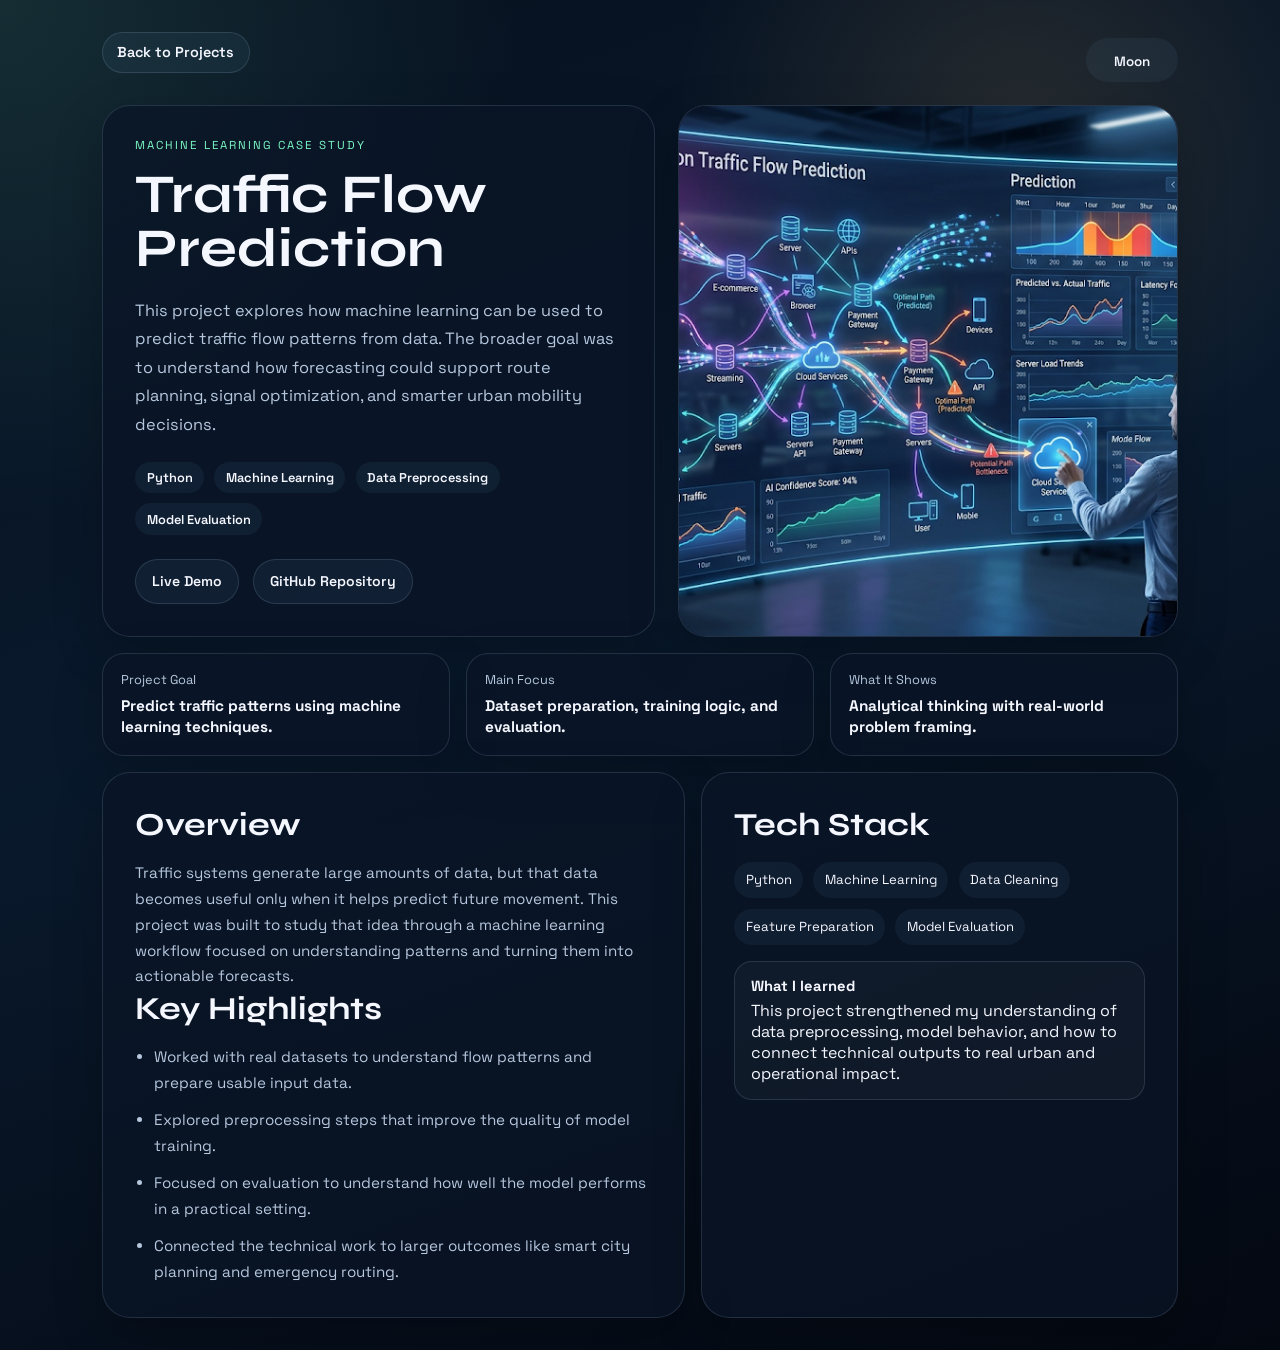
<file: projects/traffic-flow-prediction.html>
<!DOCTYPE html>
<html lang="en">
<head>
    <meta charset="UTF-8">
    <meta name="viewport" content="width=device-width, initial-scale=1.0">
    <title>Traffic Flow Prediction | Project Detail</title>
    <script>
        if (localStorage.getItem("theme") === "light") {
            document.documentElement.classList.add("light");
        }
    </script>
    <link rel="preconnect" href="https://fonts.googleapis.com">
    <link rel="preconnect" href="https://fonts.gstatic.com" crossorigin>
    <link
        href="https://fonts.googleapis.com/css2?family=Space+Grotesk:wght@400;500;700&family=Syne:wght@600;700;800&display=swap"
        rel="stylesheet">
    <link rel="stylesheet" href="../style.css">
</head>
<body class="">
    <main class="project-page">
        <div class="project-page-shell">
            <div class="project-page-topbar">
                <a class="project-back" href="../index.html#projects">Back to Projects</a>
                <button id="page-theme-toggle" class="theme-toggle" type="button" aria-label="Toggle theme">
                    <span class="theme-icon" aria-hidden="true">Moon</span>
                </button>
            </div>

            <section class="project-hero">
                <div class="project-hero-copy">
                    <p class="eyebrow">Machine Learning Case Study</p>
                    <h1>Traffic Flow Prediction</h1>
                    <p class="project-page-copy">
                        This project explores how machine learning can be used to predict traffic flow patterns from
                        data. The broader goal was to understand how forecasting could support route planning, signal
                        optimization, and smarter urban mobility decisions.
                    </p>

                    <div class="project-meta">
                        <span>Python</span>
                        <span>Machine Learning</span>
                        <span>Data Preprocessing</span>
                        <span>Model Evaluation</span>
                    </div>

                    <div class="project-links-row">
                        <a href="https://traffic-flow-prediction-frontend.onrender.com/">Live Demo</a>
                        <a href="https://github.com/PrajwalShetty-114/Traffic-Flow-Prediction-Frontend.git">GitHub Repository</a>
                    </div>
                </div>

                <div class="project-hero-media">
                    <img src="../assets/images/TrafficFlow.png" alt="Traffic Flow Prediction project preview">
                </div>
            </section>

            <section class="project-summary-grid">
                <article class="project-summary-card">
                    <span>Project Goal</span>
                    <strong>Predict traffic patterns using machine learning techniques.</strong>
                </article>
                <article class="project-summary-card">
                    <span>Main Focus</span>
                    <strong>Dataset preparation, training logic, and evaluation.</strong>
                </article>
                <article class="project-summary-card">
                    <span>What It Shows</span>
                    <strong>Analytical thinking with real-world problem framing.</strong>
                </article>
            </section>

            <section class="project-detail-grid">
                <article class="project-section">
                    <h2>Overview</h2>
                    <p>
                        Traffic systems generate large amounts of data, but that data becomes useful only when it helps
                        predict future movement. This project was built to study that idea through a machine learning
                        workflow focused on understanding patterns and turning them into actionable forecasts.
                    </p>

                    <h2>Key Highlights</h2>
                    <ul class="project-list">
                        <li>Worked with real datasets to understand flow patterns and prepare usable input data.</li>
                        <li>Explored preprocessing steps that improve the quality of model training.</li>
                        <li>Focused on evaluation to understand how well the model performs in a practical setting.</li>
                        <li>Connected the technical work to larger outcomes like smart city planning and emergency routing.</li>
                    </ul>
                </article>

                <article class="project-section">
                    <h2>Tech Stack</h2>
                    <ul class="project-pill-list">
                        <li>Python</li>
                        <li>Machine Learning</li>
                        <li>Data Cleaning</li>
                        <li>Feature Preparation</li>
                        <li>Model Evaluation</li>
                    </ul>

                    <div class="project-note">
                        <strong>What I learned</strong>
                        This project strengthened my understanding of data preprocessing, model behavior, and how to
                        connect technical outputs to real urban and operational impact.
                    </div>
                </article>
            </section>
        </div>
    </main>
    <script>
        if (document.documentElement.classList.contains("light")) {
            document.body.classList.add("light");
        }
        const pageToggleBtn = document.getElementById("page-theme-toggle");
        const pageThemeIcon = pageToggleBtn.querySelector(".theme-icon");
        const syncPageTheme = () => {
            const isLight = document.body.classList.contains("light");
            pageThemeIcon.textContent = isLight ? "Sun" : "Moon";
            pageToggleBtn.setAttribute("aria-pressed", String(isLight));
        };
        syncPageTheme();
        pageToggleBtn.addEventListener("click", () => {
            document.body.classList.toggle("light");
            localStorage.setItem("theme", document.body.classList.contains("light") ? "light" : "dark");
            syncPageTheme();
        });
    </script>
</body>
</html>
</file>
<file: style.css>
:root {
  color-scheme: dark;
  --bg: #07111f;
  --bg-elevated: rgba(12, 24, 43, 0.72);
  --bg-card: rgba(10, 21, 39, 0.74);
  --bg-soft: rgba(132, 204, 255, 0.06);
  --text: #f5f7ff;
  --muted: #b6c7de;
  --line: rgba(188, 219, 255, 0.14);
  --accent: #7df9c6;
  --accent-strong: #1fd8a4;
  --accent-warm: #ffc86e;
  --shadow: 0 18px 50px rgba(0, 0, 0, 0.22);
}

body.light {
  color-scheme: light;
  --bg: #f6f0e5;
  --bg-elevated: rgba(255, 250, 241, 0.82);
  --bg-card: rgba(255, 255, 255, 0.78);
  --bg-soft: rgba(255, 175, 79, 0.12);
  --text: #1f1b18;
  --muted: #64584e;
  --line: rgba(80, 54, 27, 0.13);
  --accent: #ef7b2d;
  --accent-strong: #da5f12;
  --accent-warm: #1768ff;
  --shadow: 0 18px 50px rgba(118, 83, 42, 0.12);
}

* {
  box-sizing: border-box;
}

html,
body {
  overflow-x: hidden;
}

/* Skip link for keyboard users */
.skip-link {
  position: absolute;
  left: -9999px;
  top: auto;
  width: 1px;
  height: 1px;
  overflow: hidden;
}
.skip-link:focus {
  position: static;
  left: 1rem;
  top: 1rem;
  width: auto;
  height: auto;
  padding: 0.6rem 0.9rem;
  background: var(--bg-elevated);
  color: var(--text);
  border-radius: 8px;
  z-index: 9999;
}

/* Visible focus styles for keyboard navigation */
button:focus-visible,
a:focus-visible,
.btn:focus-visible,
.menu-toggle:focus-visible,
.theme-toggle:focus-visible {
  outline: 3px solid rgba(125, 249, 198, 0.22);
  outline-offset: 3px;
  border-radius: 8px;
}

html {
  scroll-behavior: smooth;
}

body {
  margin: 0;
  min-height: 100vh;
  background:
    radial-gradient(circle at top left, rgba(125, 249, 198, 0.12), transparent 28%),
    radial-gradient(circle at 80% 10%, rgba(255, 200, 110, 0.12), transparent 22%),
    linear-gradient(160deg, #07111f 0%, #09192c 45%, #040811 100%);
  color: var(--text);
  font-family: "Space Grotesk", sans-serif;
  transition: background 0.35s ease, color 0.35s ease;
}

body.light {
  background:
    radial-gradient(circle at top left, rgba(239, 123, 45, 0.12), transparent 26%),
    radial-gradient(circle at 82% 12%, rgba(23, 104, 255, 0.08), transparent 24%),
    linear-gradient(160deg, #fbf6ef 0%, #f5ecde 46%, #efe5d5 100%);
}

a {
  color: inherit;
  text-decoration: none;
}

img {
  display: block;
  width: 100%;
  max-width: 100%;
}

.page-shell {
  position: relative;
  overflow: hidden;
}

.ambient {
  position: fixed;
  inset: auto;
  border-radius: 999px;
  filter: blur(24px);
  opacity: 0.34;
  pointer-events: none;
  z-index: 0;
}

.ambient-one {
  top: 14%;
  right: -6rem;
  width: 18rem;
  height: 18rem;
  background: rgba(125, 249, 198, 0.18);
}

.ambient-two {
  bottom: 10%;
  left: -5rem;
  width: 16rem;
  height: 16rem;
  background: rgba(255, 200, 110, 0.16);
}

.site-header,
main {
  position: relative;
  z-index: 1;
}

.site-header {
  position: fixed;
  top: 0;
  left: 0;
  width: 100%;
  padding: 1.1rem clamp(1rem, 3vw, 1.5rem) 0;
  z-index: 1000;
}

.navbar {
  max-width: 1140px;
  margin: 0 auto;
  padding: 0.9rem 1.1rem;
  border: 1px solid var(--line);
  border-radius: 20px;
  background: var(--bg-elevated);
  backdrop-filter: blur(18px);
  box-shadow: var(--shadow);
  display: flex;
  align-items: center;
  justify-content: space-between;
  gap: 1rem;
}

.logo {
  font-family: "Syne", sans-serif;
  font-size: 1.02rem;
  font-weight: 700;
  letter-spacing: 0.03em;
}

.nav-panel {
  display: flex;
  align-items: center;
  gap: 1rem;
}

.nav-actions {
  display: flex;
  align-items: center;
  gap: 0.7rem;
  margin-left: auto;
}

.nav-links {
  list-style: none;
  display: flex;
  align-items: center;
  gap: 1.2rem;
  margin: 0;
  padding: 0;
}

.nav-links a {
  position: relative;
  color: var(--muted);
  font-size: 0.9rem;
  padding: 0.15rem 0.25rem;
}

.nav-links a::after {
  content: "";
  position: absolute;
  left: 0;
  bottom: -0.4rem;
  width: 100%;
  height: 2px;
  transform: scaleX(0);
  transform-origin: left;
  background: linear-gradient(90deg, var(--accent), var(--accent-warm));
  transition: transform 0.25s ease;
}

.nav-links a:hover,
.nav-links a:focus-visible {
  color: var(--text);
}

.nav-links a:hover::after,
.nav-links a:focus-visible::after {
  transform: scaleX(1);
}

.theme-toggle,
.menu-toggle,
.btn {
  border: 0;
  cursor: pointer;
}

.theme-toggle {
  min-width: 5.75rem;
  padding: 0.72rem 0.9rem;
  border-radius: 999px;
  background: var(--bg-soft);
  color: var(--text);
  font: inherit;
  transition: transform 0.25s ease, background 0.25s ease;
}

.theme-toggle:hover,
.theme-toggle:focus-visible {
  transform: translateY(-2px);
  background: rgba(125, 249, 198, 0.18);
}

.theme-icon {
  font-size: 0.84rem;
  font-weight: 600;
}

.menu-toggle {
  display: none;
  width: 3rem;
  height: 3rem;
  padding: 0.7rem;
  border-radius: 18px;
  background: var(--bg-soft);
  align-items: center;
  justify-content: center;
  flex-direction: column;
  gap: 0.35rem;
}

.menu-toggle span {
  width: 1.2rem;
  height: 2px;
  background: var(--text);
  transition: transform 0.25s ease, opacity 0.25s ease;
}

main {
  max-width: 1140px;
  margin: 0 auto;
  padding: 6.9rem clamp(0.95rem, 2.8vw, 1.35rem) 4.5rem;
}

.section {
  scroll-margin-top: 6.8rem;
  padding-top: 4.75rem;
}

.hero {
  min-height: calc(100vh - 6rem);
  display: grid;
  grid-template-columns: 1.15fr 0.85fr;
  gap: 2.4rem;
  align-items: center;
  padding-top: 2.8rem;
  position: relative;
}

.hero-copy {
  min-width: 0;
}

.eyebrow {
  margin: 0 0 1rem;
  text-transform: uppercase;
  letter-spacing: 0.18em;
  font-size: 0.72rem;
  color: var(--accent);
}

.hero h1,
.section-heading h2 {
  margin: 0;
  font-family: "Syne", sans-serif;
  font-weight: 800;
  letter-spacing: -0.04em;
  line-height: 0.98;
}

.hero h1 {
  font-size: clamp(2.8rem, 5.6vw, 4.8rem);
  max-width: 11ch;
  text-wrap: balance;
}

.hero-lead,
.about-card p,
.project-body p,
.contact-copy,
.project-page-copy {
  color: var(--muted);
  line-height: 1.68;
  font-size: 0.96rem;
}

.hero-lead {
  max-width: 58ch;
  margin: 1rem 0 0;
  overflow-wrap: anywhere;
}

.hero-actions {
  display: flex;
  flex-wrap: wrap;
  gap: 1rem;
  margin-top: 1.4rem;
  min-width: 0;
  align-items: center;
}

.btn {
  display: inline-flex;
  align-items: center;
  justify-content: center;
  min-height: 2.95rem;
  padding: 0.78rem 1.15rem;
  border-radius: 999px;
  font-weight: 600;
  font-size: 0.92rem;
  transition: transform 0.25s ease, box-shadow 0.25s ease, background 0.25s ease;
}

.btn:hover,
.btn:focus-visible {
  transform: translateY(-3px);
}

.btn-primary {
  background: linear-gradient(135deg, var(--accent), var(--accent-strong));
  color: #061019;
  box-shadow: 0 18px 36px rgba(31, 216, 164, 0.2);
}

.btn-secondary {
  background: transparent;
  color: var(--text);
  border: 1px solid var(--line);
}

.btn-resume {
  position: relative;
  background: linear-gradient(135deg, rgba(255, 200, 110, 0.16), rgba(125, 249, 198, 0.12));
  color: var(--text);
  border: 1px solid rgba(255, 200, 110, 0.24);
  overflow: hidden;
}

.btn-resume::before {
  content: "";
  position: absolute;
  inset: 0;
  background: linear-gradient(120deg, transparent 20%, rgba(255, 255, 255, 0.16) 50%, transparent 80%);
  transform: translateX(-120%);
  transition: transform 0.5s ease;
}

.btn-resume:hover::before,
.btn-resume:focus-visible::before {
  transform: translateX(120%);
}

.hero-metrics {
  display: grid;
  grid-template-columns: repeat(3, minmax(0, 1fr));
  gap: 0.85rem;
  margin-top: 1.7rem;
  min-width: 0;
}

.hero-metrics article,
.about-card,
.project-card,
.contact-shell,
.floating-panel {
  border: 1px solid var(--line);
  background: var(--bg-card);
  backdrop-filter: blur(12px);
  box-shadow: var(--shadow);
  min-width: 0;
}

.hero-metrics article {
  padding: 0.9rem;
  border-radius: 18px;
}

.hero-metrics span {
  display: block;
  color: var(--muted);
  font-size: 0.78rem;
  margin-bottom: 0.5rem;
}

.hero-metrics strong {
  font-size: 0.92rem;
}

.hero-visual {
  position: relative;
  min-height: 30rem;
  display: flex;
  flex-direction: column;
  align-items: center;
  justify-content: center;
  width: 100%;
  overflow: hidden;
  align-self: start;
  gap: 1.25rem;
}

.portrait-card {
  position: relative;
  width: min(100%, 24rem);
  aspect-ratio: 1 / 1;
  border-radius: 50%;
  padding: 0.85rem;
  background: linear-gradient(145deg, rgba(125, 249, 198, 0.1), rgba(255, 200, 110, 0.05));
  border: 1px solid rgba(255, 255, 255, 0.08);
  margin-inline: auto;
  overflow: hidden;
}

.portrait-glow {
  position: absolute;
  inset: 20% 14% auto;
  height: 12rem;
  background: radial-gradient(circle, rgba(125, 249, 198, 0.22), transparent 70%);
  filter: blur(14px);
  z-index: 0;
}

.profile-pic {
  position: relative;
  z-index: 1;
  aspect-ratio: 1 / 1;
  object-fit: cover;
  border-radius: 50%;
}

.floating-panel {
  position: absolute;
  padding: 0.95rem 1rem;
  border-radius: 18px;
}

.panel-label {
  display: block;
  margin-bottom: 0.45rem;
  color: var(--accent);
  font-size: 0.78rem;
  text-transform: uppercase;
  letter-spacing: 0.12em;
}

.code-panel {
  right: -0.5rem;
  bottom: 8%;
  width: 16rem;
}

.code-panel p {
  margin: 0;
  color: var(--muted);
  line-height: 1.55;
}

.section-heading {
  max-width: 36rem;
}

.section-heading h2 {
  font-size: clamp(1.9rem, 3.5vw, 2.9rem);
  text-wrap: balance;
}

.about-grid,
.project-grid,
.journey-grid {
  display: grid;
  gap: 1.1rem;
  margin-top: 1.6rem;
}

.about-grid {
  grid-template-columns: repeat(3, minmax(0, 1fr));
}

.about-card,
.project-card {
  border-radius: 20px;
}

.about-card {
  padding: 1.2rem;
}

.about-card h3,
.project-body h3 {
  margin: 0 0 0.9rem;
  font-family: "Syne", sans-serif;
  font-size: 1.12rem;
}

.project-grid {
  grid-template-columns: repeat(2, minmax(0, 1fr));
  align-items: start;
}

.project-card {
  overflow: hidden;
  display: flex;
  flex-direction: column;
  position: relative;
  transition: transform 0.3s ease, border-color 0.3s ease, box-shadow 0.3s ease;
  min-width: 0;
  height: 100%;
}

.project-image-wrap {
  position: relative;
  aspect-ratio: 16 / 9;
  overflow: hidden;
}

.project-image-wrap::after {
  content: "";
  position: absolute;
  inset: auto 0 0;
  height: 45%;
  background: linear-gradient(180deg, transparent, rgba(3, 8, 16, 0.6));
}

.project-image-accent::before {
  content: "";
  position: absolute;
  inset: 0;
  background: linear-gradient(135deg, rgba(125, 249, 198, 0.2), rgba(255, 200, 110, 0.12));
  z-index: 1;
}

.project-img {
  height: 100%;
  object-fit: cover;
  transition: transform 0.45s ease;
}

.project-card:hover,
.project-card:focus-visible {
  transform: translateY(-4px);
  border-color: rgba(125, 249, 198, 0.3);
  box-shadow: 0 16px 38px rgba(0, 0, 0, 0.22);
}

.project-card:hover .project-img,
.project-card:focus-visible .project-img {
  transform: scale(1.05);
}

.project-tag {
  position: absolute;
  top: 1rem;
  left: 1rem;
  z-index: 2;
  padding: 0.38rem 0.62rem;
  border-radius: 999px;
  background: rgba(7, 17, 31, 0.78);
  color: white;
  font-size: 0.68rem;
  letter-spacing: 0.08em;
  text-transform: uppercase;
}

.project-body {
  padding: 1.1rem;
  display: flex;
  flex: 1;
  flex-direction: column;
  justify-content: space-between;
}

.journey-grid {
  grid-template-columns: repeat(3, minmax(0, 1fr));
}

.info-card {
  border: 1px solid var(--line);
  border-radius: 20px;
  background: var(--bg-card);
  backdrop-filter: blur(12px);
  box-shadow: var(--shadow);
  padding: 1.2rem;
}

.info-card h3 {
  margin: 0 0 1rem;
  font-family: "Syne", sans-serif;
  font-size: 1.12rem;
}

.info-item + .info-item {
  margin-top: 1.15rem;
  padding-top: 1.15rem;
  border-top: 1px solid var(--line);
}

.info-meta {
  display: flex;
  flex-direction: column;
  gap: 0.3rem;
}

.info-meta strong {
  font-size: 0.94rem;
}

.info-meta span {
  color: var(--muted);
  font-size: 0.8rem;
}

.info-item p {
  margin: 0.8rem 0 0;
  color: var(--muted);
  line-height: 1.6;
  font-size: 0.92rem;
}

.section-heading-compact {
  margin-top: 2rem;
}

.skills-cloud {
  display: flex;
  flex-wrap: wrap;
  gap: 0.7rem;
  margin-top: 1.25rem;
}

.skills-cloud span {
  padding: 0.58rem 0.9rem;
  border: 1px solid var(--line);
  border-radius: 999px;
  background: var(--bg-soft);
  color: var(--text);
  font-weight: 600;
  font-size: 0.88rem;
}

.project-stack {
  list-style: none;
  display: flex;
  flex-wrap: wrap;
  gap: 0.5rem;
  margin: 1rem 0 0;
  padding: 0;
}

.project-stack li {
  padding: 0.38rem 0.62rem;
  border-radius: 999px;
  background: var(--bg-soft);
  color: var(--text);
  font-size: 0.8rem;
}

.contact-shell {
  padding: 1.4rem;
  border-radius: 20px;
}

.contact-copy {
  max-width: 48rem;
  margin: 1rem 0 0;
}

.contact-list {
  display: flex;
  flex-wrap: wrap;
  gap: 0.85rem 1.15rem;
  margin-top: 1.35rem;
  color: var(--muted);
}

.contact-list a {
  color: var(--text);
  font-weight: 600;
  overflow-wrap: anywhere;
  font-size: 0.92rem;
}

.project-page {
  min-height: 100vh;
  padding: clamp(1.1rem, 3vw, 2rem);
}

.project-page-shell {
  width: min(100%, 1120px);
  margin: 0 auto;
}

.project-page-topbar {
  display: flex;
  align-items: center;
  justify-content: space-between;
  gap: 1rem;
  margin-bottom: 1rem;
}

.project-page-shell h1 {
  margin: 0;
  font-family: "Syne", sans-serif;
  font-size: clamp(2rem, 5vw, 3.4rem);
  line-height: 1;
}

.project-page-copy {
  max-width: 60ch;
  margin: 1.25rem 0 0;
  color: var(--muted);
  font-size: 1.02rem;
  line-height: 1.75;
}

.project-back {
  display: inline-flex;
  align-items: center;
  justify-content: center;
  margin-bottom: 1rem;
  padding: 0.65rem 0.9rem;
  border: 1px solid var(--line);
  border-radius: 999px;
  background: var(--bg-soft);
  font-weight: 600;
  font-size: 0.9rem;
}

.project-hero {
  display: grid;
  grid-template-columns: 1.05fr 0.95fr;
  gap: 1.4rem;
  align-items: stretch;
  margin-top: 0.75rem;
}

.project-hero-copy,
.project-hero-media,
.project-section,
.project-summary-card {
  border: 1px solid var(--line);
  background: var(--bg-card);
  box-shadow: var(--shadow);
}

.project-hero-copy,
.project-section {
  border-radius: 28px;
  padding: clamp(1.2rem, 3vw, 2rem);
}

.project-hero-copy h1 {
  max-width: 11ch;
}

.project-meta {
  display: flex;
  flex-wrap: wrap;
  gap: 0.65rem;
  margin-top: 1.4rem;
}

.project-meta span {
  padding: 0.45rem 0.72rem;
  border-radius: 999px;
  background: var(--bg-soft);
  color: var(--text);
  font-size: 0.8rem;
  font-weight: 600;
}

.project-links-row {
  display: flex;
  flex-wrap: wrap;
  gap: 0.9rem;
  margin-top: 1.5rem;
}

.project-links-row a {
  display: inline-flex;
  align-items: center;
  justify-content: center;
  min-height: 2.8rem;
  padding: 0.7rem 1rem;
  border: 1px solid var(--line);
  border-radius: 999px;
  background: var(--bg-soft);
  color: var(--text);
  font-size: 0.88rem;
  font-weight: 600;
}

.project-hero-media {
  border-radius: 28px;
  overflow: hidden;
  min-height: 100%;
}

.project-hero-media img {
  height: 100%;
  object-fit: cover;
}

.project-summary-grid,
.project-detail-grid {
  display: grid;
  gap: 1rem;
  margin-top: 1rem;
}

.project-summary-grid {
  grid-template-columns: repeat(3, minmax(0, 1fr));
}

.project-summary-card {
  border-radius: 22px;
  padding: 1.1rem;
}

.project-summary-card span {
  display: block;
  color: var(--muted);
  font-size: 0.8rem;
  margin-bottom: 0.45rem;
}

.project-summary-card strong {
  font-size: 0.96rem;
}

.project-detail-grid {
  grid-template-columns: 1.1fr 0.9fr;
}

.project-section h2 {
  margin: 0;
  font-family: "Syne", sans-serif;
  font-size: clamp(1.5rem, 3vw, 2rem);
}

.project-section p,
.project-section li {
  color: var(--muted);
  font-size: 0.95rem;
  line-height: 1.7;
}

.project-section p {
  margin: 1rem 0 0;
}

.project-list {
  margin: 1rem 0 0;
  padding-left: 1.2rem;
}

.project-list li + li {
  margin-top: 0.7rem;
}

.project-pill-list {
  list-style: none;
  display: flex;
  flex-wrap: wrap;
  gap: 0.65rem;
  margin: 1.1rem 0 0;
  padding: 0;
}

.project-pill-list li {
  padding: 0.45rem 0.72rem;
  border-radius: 999px;
  background: var(--bg-soft);
  color: var(--text);
  font-size: 0.82rem;
}

.project-note {
  margin-top: 1rem;
  padding: 0.9rem 1rem;
  border: 1px solid var(--line);
  border-radius: 18px;
  background: rgba(255, 255, 255, 0.03);
}

.project-note strong {
  display: block;
  margin-bottom: 0.35rem;
  font-size: 0.92rem;
}

.reveal {
  opacity: 0;
  transform: translateY(28px);
  transition: opacity 0.7s ease, transform 0.7s ease;
}

.reveal-delay {
  transition-delay: 0.08s;
}

.reveal-delay-2 {
  transition-delay: 0.16s;
}

.reveal.visible {
  opacity: 1;
  transform: translateY(0);
}

@media (min-width: 1200px) {
  .project-grid {
    display: grid;
    grid-auto-flow: column;
    grid-auto-columns: minmax(340px, 390px);
    grid-template-columns: none;
    overflow-x: auto;
    overflow-y: hidden;
    padding-bottom: 0.5rem;
    scroll-snap-type: x proximity;
    scrollbar-width: none;
    -ms-overflow-style: none;
  }

  .project-grid::-webkit-scrollbar {
    display: none;
  }

  .project-card {
    scroll-snap-align: start;
    min-height: 100%;
  }

  .journey-grid {
    grid-template-columns: 0.95fr 1.2fr 1.1fr;
  }
}

@media (max-width: 1100px) {
  .hero {
    grid-template-columns: 1.05fr 0.95fr;
    gap: 2rem;
  }

  .hero-visual {
    transform: translateY(-2.5rem);
  }

  .project-grid {
    grid-template-columns: repeat(2, minmax(0, 1fr));
  }
}

@media (max-width: 980px) {
  .hero,
  .about-grid,
  .journey-grid {
    grid-template-columns: 1fr;
  }

  .hero {
    min-height: auto;
    gap: 2.2rem;
    padding-top: 1.6rem;
  }

  .hero h1 {
    max-width: 12ch;
  }

  .project-grid {
    grid-template-columns: repeat(2, minmax(0, 1fr));
  }

  .hero-metrics {
    grid-template-columns: 1fr;
  }

  .hero-visual {
    min-height: 24rem;
    transform: none;
    align-self: start;
  }

  .section {
    padding-top: 4.2rem;
  }

  .project-hero,
  .project-detail-grid,
  .project-summary-grid {
    grid-template-columns: 1fr;
  }

  .project-hero-media {
    min-height: 18rem;
  }
}

@media (max-width: 860px) {
  .navbar {
    padding: 0.95rem 1rem;
  }

  .hero {
    gap: 1.9rem;
    padding-top: 1.5rem;
  }

  .hero-metrics {
    grid-template-columns: repeat(2, minmax(0, 1fr));
  }

  .project-grid {
    grid-template-columns: 1fr;
    overflow: visible;
  }

  .contact-list {
    flex-direction: column;
    align-items: flex-start;
  }
}

@media (max-width: 760px) {
  main {
    padding-top: 8rem;
  }

  .section {
    scroll-margin-top: 7.9rem;
  }

  .navbar {
    align-items: center;
    flex-wrap: wrap;
  }

  .menu-toggle {
    display: inline-flex;
  }

  .nav-panel {
    width: 100%;
    display: none;
    flex-direction: column;
    align-items: stretch;
    gap: 1rem;
    padding-top: 0.6rem;
    order: 3;
  }

  .nav-panel.open {
    display: flex;
  }

  .nav-links {
    flex-direction: column;
    align-items: flex-start;
    gap: 0.9rem;
  }

  .hero h1 {
    font-size: clamp(2.35rem, 11vw, 3.4rem);
    max-width: none;
    overflow-wrap: anywhere;
  }

  .hero-visual {
    min-height: 0;
    padding-inline: 0;
    display: flex;
    justify-content: center;
  }

  .portrait-card {
    width: min(100%, 20rem);
    max-width: 20rem;
    margin-inline: auto;
  }

  .floating-panel {
    position: static;
    width: auto;
    margin-top: 1rem;
  }

  .contact-shell {
    padding: 1.2rem;
  }

  .hero {
    padding-top: 0.75rem;
  }

}

@media (max-width: 560px) {
  .site-header {
    padding-top: 0.85rem;
  }

  .navbar {
    border-radius: 16px;
  }

  main {
    padding-top: 8.6rem;
    padding-bottom: 4rem;
  }

  .section {
    scroll-margin-top: 8.5rem;
    padding-top: 3.5rem;
  }

  .hero {
    gap: 1.4rem;
  }

  .hero-copy,
  .hero-copy > * {
    max-width: 100%;
  }

  .eyebrow {
    letter-spacing: 0.14em;
    font-size: 0.72rem;
    overflow-wrap: anywhere;
  }

  .hero-lead,
  .about-card p,
  .project-body p,
  .contact-copy,
  .project-page-copy {
    font-size: 0.9rem;
    line-height: 1.58;
  }

  .hero-actions {
    flex-direction: column;
    align-items: stretch;
  }

  .btn,
  .theme-toggle {
    width: 100%;
  }

  .nav-actions {
    width: 100%;
    justify-content: space-between;
  }

  .menu-toggle {
    flex: 0 0 auto;
  }

  .theme-toggle {
    width: auto;
    min-width: 5rem;
  }

  .hero-metrics {
    grid-template-columns: 1fr;
  }

  .hero-visual {
    justify-content: center;
  }

  .hero-metrics article,
  .about-card,
  .info-card,
  .project-body,
  .contact-shell {
    padding: 1rem;
  }

  .project-tag {
    top: 0.75rem;
    left: 0.75rem;
    font-size: 0.72rem;
  }

  .portrait-card {
    width: min(100%, 17rem);
    max-width: 17rem;
  }

  .project-hero-copy,
  .project-section,
  .project-summary-card {
    padding: 1rem;
  }

  .project-page-topbar {
    flex-direction: column;
    align-items: stretch;
  }

  .project-links-row {
    flex-direction: column;
  }

  .project-links-row a {
    width: 100%;
  }

  .project-page-topbar .theme-toggle,
  .project-page-topbar .project-back {
    width: 100%;
  }
}

@media (min-width: 1400px) {
  .navbar,
  main {
    max-width: 1220px;
  }

  .hero {
    grid-template-columns: 1.1fr 0.9fr;
    gap: 3rem;
  }
}
</file>
